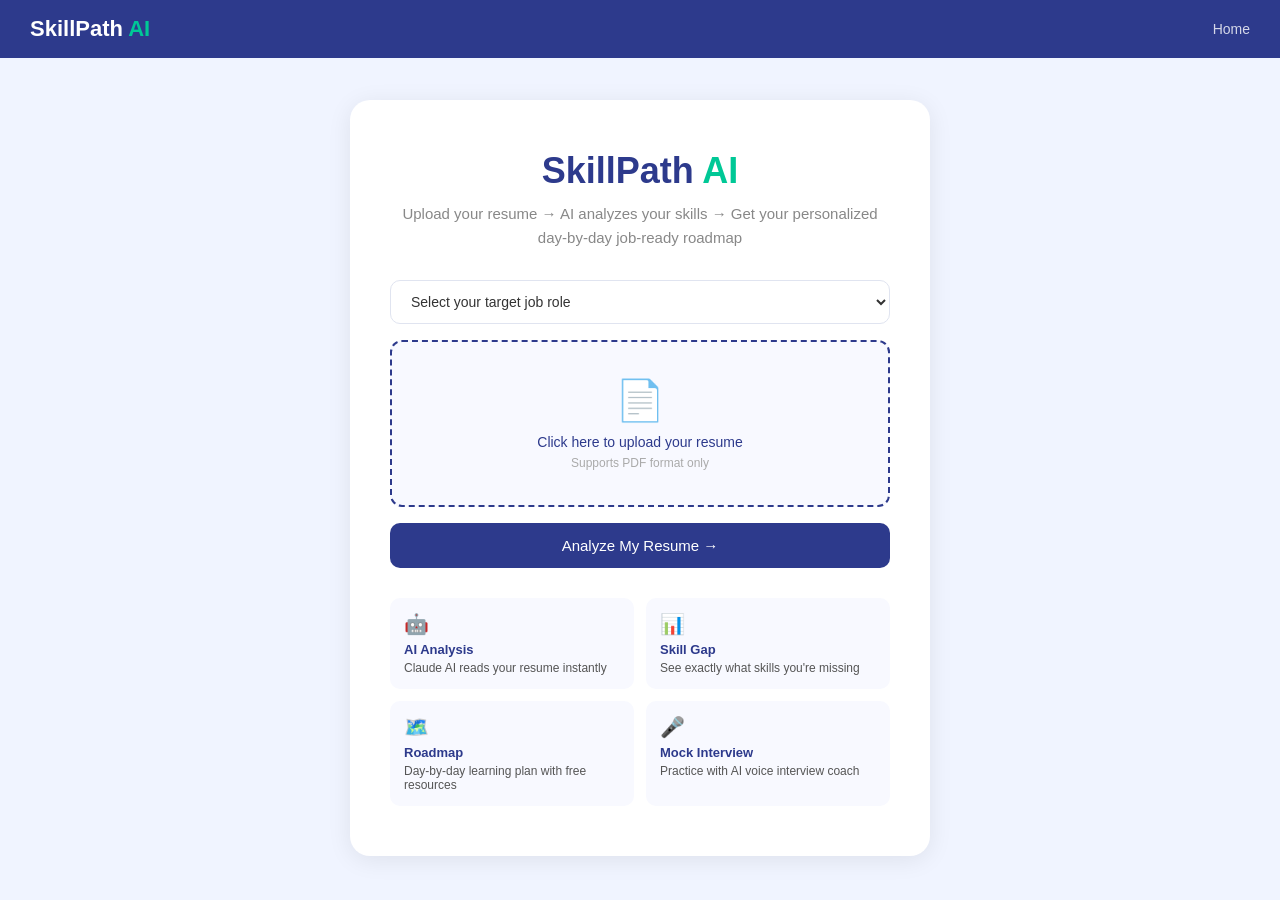
<file: templates/index.html>
<!DOCTYPE html>
<html lang="en">
<head>
  <meta charset="UTF-8"/>
  <meta name="viewport" content="width=device-width, initial-scale=1.0"/>
  <title>SkillPath AI</title>
  <link rel="stylesheet" href="/static/css/style.css"/>
  <style>
    .hero {
      min-height: calc(100vh - 60px);
      display: flex;
      align-items: center;
      justify-content: center;
      padding: 40px 20px;
    }
    .hero-card {
      background: white;
      border-radius: 20px;
      padding: 50px 40px;
      width: 100%;
      max-width: 580px;
      box-shadow: 0 4px 24px rgba(0,0,0,0.08);
      text-align: center;
    }
    .hero-card h1 {
      font-size: 36px;
      color: #2d3a8c;
      margin-bottom: 10px;
    }
    .hero-card h1 span {
      color: #00c896;
    }
    .hero-card .subtitle {
      font-size: 15px;
      color: #888;
      margin-bottom: 30px;
      line-height: 1.6;
    }
    .upload-box {
      border: 2px dashed #2d3a8c;
      border-radius: 12px;
      padding: 35px 20px;
      background: #f8f9ff;
      cursor: pointer;
      margin-bottom: 16px;
      transition: background 0.2s;
    }
    .upload-box:hover {
      background: #eef0ff;
    }
    .upload-icon {
      font-size: 40px;
      margin-bottom: 10px;
    }
    .upload-box p {
      color: #2d3a8c;
      font-size: 14px;
      margin: 0;
    }
    .upload-box .small {
      color: #aaa;
      font-size: 12px;
      margin-top: 6px;
    }
    #fileInput { display: none; }
    .file-name {
      font-size: 13px;
      color: #00c896;
      margin-bottom: 10px;
    }
    .job-select {
      width: 100%;
      padding: 12px 16px;
      border: 1px solid #e0e4f0;
      border-radius: 10px;
      font-size: 14px;
      color: #333;
      margin-bottom: 16px;
      background: white;
    }
    .features {
      display: grid;
      grid-template-columns: 1fr 1fr;
      gap: 12px;
      margin-top: 30px;
    }
    .feature-item {
      background: #f8f9ff;
      border-radius: 10px;
      padding: 14px;
      text-align: left;
    }
    .feature-item .icon {
      font-size: 20px;
      margin-bottom: 6px;
    }
    .feature-item p {
      font-size: 12px;
      color: #555;
      margin: 0;
    }
    .feature-item h4 {
      font-size: 13px;
      color: #2d3a8c;
      margin-bottom: 4px;
    }
  </style>
</head>
<body>

  <!-- NAVBAR -->
  <div class="navbar">
    <a href="/" class="logo">SkillPath <span>AI</span></a>
    <div class="nav-links">
      <a href="/">Home</a>
    </div>
  </div>

  <!-- HERO SECTION -->
  <div class="hero">
    <div class="hero-card">

      <h1>SkillPath <span>AI</span></h1>
      <p class="subtitle">
        Upload your resume → AI analyzes your skills →
        Get your personalized day-by-day job-ready roadmap
      </p>

      <!-- TARGET JOB SELECTION -->
      <select class="job-select" id="targetJob">
  <option value="">Select your target job role</option>

  <!-- ENGINEERING / CS / IT -->
  <optgroup label="💻 Engineering & IT">
    <option value="Software Developer">Software Developer</option>
    <option value="Frontend Developer">Frontend Developer</option>
    <option value="Backend Developer">Backend Developer</option>
    <option value="Full Stack Developer">Full Stack Developer</option>
    <option value="Python Developer">Python Developer</option>
    <option value="Java Developer">Java Developer</option>
    <option value="Web Developer">Web Developer</option>
    <option value="Software Tester">Software Tester</option>
    <option value="Data Analyst">Data Analyst</option>
    <option value="DevOps Engineer">DevOps Engineer</option>
    <option value="Android Developer">Android Developer</option>
    <option value="UI UX Designer">UI UX Designer</option>
  </optgroup>

  <!-- BCA / BSC -->
  <optgroup label="🖥️ BCA / BSc Computer Science">
    <option value="Junior Web Developer">Junior Web Developer</option>
    <option value="Software Trainee">Software Trainee</option>
    <option value="Junior Tester">Junior Tester</option>
    <option value="Technical Support Engineer">Technical Support Engineer</option>
    <option value="System Administrator">System Administrator</option>
    <option value="Database Administrator">Database Administrator</option>
  </optgroup>

  <!-- BCOM / BBA -->
  <optgroup label="📊 BCom / BBA / MBA">
    <option value="Accountant">Accountant</option>
    <option value="Financial Analyst">Financial Analyst</option>
    <option value="Business Analyst">Business Analyst</option>
    <option value="HR Executive">HR Executive</option>
    <option value="Marketing Executive">Marketing Executive</option>
    <option value="Sales Executive">Sales Executive</option>
    <option value="Operations Executive">Operations Executive</option>
    <option value="Banking Executive">Banking Executive</option>
    <option value="Tax Consultant">Tax Consultant</option>
  </optgroup>

  <!-- ARTS / HUMANITIES -->
  <optgroup label="✍️ Arts / Humanities">
    <option value="Content Writer">Content Writer</option>
    <option value="Digital Marketing Executive">Digital Marketing Executive</option>
    <option value="Social Media Manager">Social Media Manager</option>
    <option value="Graphic Designer">Graphic Designer</option>
    <option value="SEO Analyst">SEO Analyst</option>
    <option value="PR Executive">PR Executive</option>
  </optgroup>

  <!-- ECE / EEE -->
  <optgroup label="⚡ ECE / EEE / Mechanical">
    <option value="Embedded Systems Engineer">Embedded Systems Engineer</option>
    <option value="IoT Developer">IoT Developer</option>
    <option value="Hardware Engineer">Hardware Engineer</option>
    <option value="Electrical Engineer">Electrical Engineer</option>
    <option value="Mechanical Engineer">Mechanical Engineer</option>
    <option value="AutoCAD Designer">AutoCAD Designer</option>
  </optgroup>

</select>

      <!-- UPLOAD BOX -->
      <div class="upload-box"
           onclick="document.getElementById('fileInput').click()">
        <div class="upload-icon">📄</div>
        <p>Click here to upload your resume</p>
        <p class="small">Supports PDF format only</p>
        <input type="file"
               id="fileInput"
               accept=".pdf"
               onchange="showFileName(this)"/>
      </div>

      <!-- FILE NAME -->
      <div class="file-name" id="fileName"></div>

      <!-- ANALYZE BUTTON -->
      <button class="btn btn-full" onclick="analyzeResume()">
        Analyze My Resume →
      </button>

      <!-- FEATURES GRID -->
      <div class="features">
        <div class="feature-item">
          <div class="icon">🤖</div>
          <h4>AI Analysis</h4>
          <p>Claude AI reads your resume instantly</p>
        </div>
        <div class="feature-item">
          <div class="icon">📊</div>
          <h4>Skill Gap</h4>
          <p>See exactly what skills you're missing</p>
        </div>
        <div class="feature-item">
          <div class="icon">🗺️</div>
          <h4>Roadmap</h4>
          <p>Day-by-day learning plan with free resources</p>
        </div>
        <div class="feature-item">
          <div class="icon">🎤</div>
          <h4>Mock Interview</h4>
          <p>Practice with AI voice interview coach</p>
        </div>
      </div>

    </div>
  </div>

  <script>
    function showFileName(input) {
      var fileName = input.files[0].name;
      document.getElementById('fileName').textContent
        = '✓ Selected: ' + fileName;
    }

    function analyzeResume() {
      var fileInput = document.getElementById('fileInput');
      var targetJob = document.getElementById('targetJob').value;

      if (fileInput.files.length === 0) {
        alert('Please select your resume first!');
        return;
      }

      if (targetJob === '') {
        alert('Please select your target job role!');
        return;
      }

      var btn = document.querySelector('.btn');
      btn.textContent = 'Analyzing with AI... please wait';
      btn.style.background = '#00c896';
      btn.disabled = true;

      var formData = new FormData();
      formData.append('resume', fileInput.files[0]);
      formData.append('target_job', targetJob);

      fetch('/analyze', {
        method: 'POST',
        body: formData
      })
      .then(function(response) {
        return response.json();
      })
      .then(function(data) {
        // Save analysis data to localStorage
        localStorage.setItem('analysisData', JSON.stringify(data));
        localStorage.setItem('targetJob', targetJob);
        // Go to analysis page
        window.location.href = '/analysis';
      })
      .catch(function(error) {
        alert('Error analyzing resume. Please try again.');
        btn.textContent = 'Analyze My Resume →';
        btn.style.background = '#2d3a8c';
        btn.disabled = false;
      });
    }
  </script>

</body>
</html>
</file>
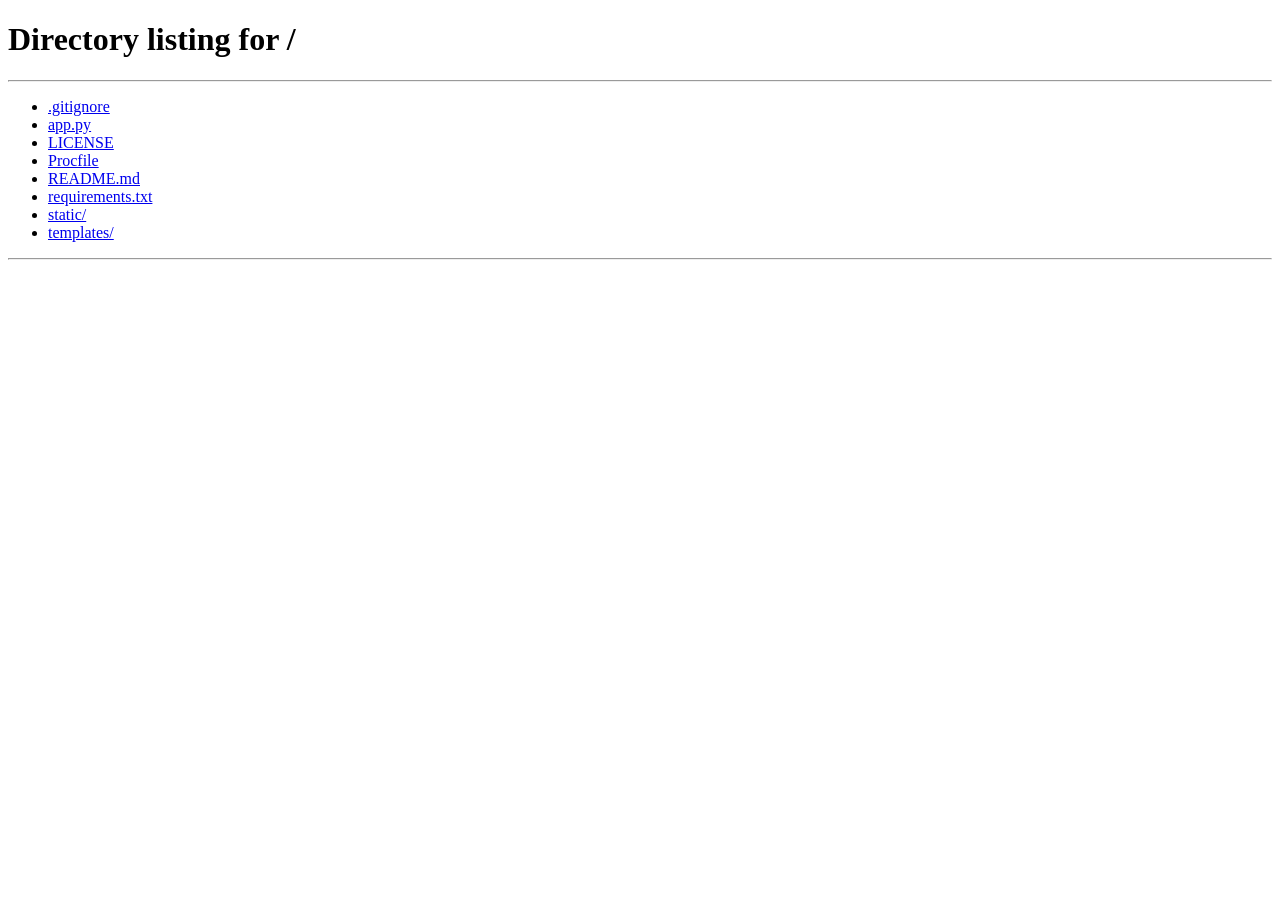
<file: templates/analysis.html>
<!DOCTYPE html>
<html lang="en">
<head>
  <meta charset="UTF-8"/>
  <meta name="viewport" content="width=device-width, initial-scale=1.0"/>
  <title>Analysis — SkillPath AI</title>
  <link rel="stylesheet" href="/static/css/style.css"/>
</head>
<body>

  <!-- NAVBAR -->
  <div class="navbar">
    <a href="/" class="logo">SkillPath <span>AI</span></a>
    <div class="nav-links">
      <a href="/">Home</a>
      <a href="/roadmap-page">Roadmap</a>
      <a href="/interview-page">Interview</a>
    </div>
  </div>

  <!-- LOADING SCREEN -->
  <div id="loadingScreen" class="page">
    <div class="card loading">
      <div class="spinner"></div>
      <p>AI is analyzing your resume...<br/>Please wait</p>
    </div>
  </div>

  <!-- MAIN CONTENT -->
  <div id="mainContent" class="page" style="display:none;">

    <!-- CANDIDATE NAME -->
    <div class="card" style="text-align:center;">
      <h2 style="font-size:24px;" id="candidateName">Loading...</h2>
      <p style="color:#888;font-size:14px;" id="candidateEducation"></p>
      <p style="color:#888;font-size:14px;" id="experienceLevel"></p>
    </div>

    <!-- MATCH PERCENTAGE + STATS -->
    <div class="card">
      <div class="match-circle" id="matchCircle">
        <span class="percentage" id="matchPercent">0%</span>
        <span class="label">Match</span>
      </div>
      <div class="stats-grid">
        <div class="stat-card">
          <div class="number" id="skillsFound">0</div>
          <div class="label">Skills Found</div>
        </div>
        <div class="stat-card">
          <div class="number" id="skillsGap">0</div>
          <div class="label">Skills to Learn</div>
        </div>
      </div>
    </div>

    <!-- SUMMARY -->
    <div class="card">
      <div class="section-title">AI Summary</div>
      <p id="aiSummary" style="color:#555;line-height:1.7;"></p>
    </div>

    <!-- CURRENT SKILLS -->
    <div class="card">
      <div class="section-title">✅ Skills You Have</div>
      <div id="currentSkills"></div>
    </div>

    <!-- MISSING SKILLS -->
    <div class="card">
      <div class="section-title">❌ Skills You Need</div>
      <div id="missingSkills"></div>
    </div>

    <!-- STRENGTHS -->
    <div class="card">
      <div class="section-title">💪 Your Strengths</div>
      <div id="strengthsList"></div>
    </div>

    <!-- ACTION BUTTONS -->
    <div style="display:grid;grid-template-columns:1fr 1fr;gap:16px;margin-bottom:40px;">
      <button class="btn btn-green" onclick="goToRoadmap()">
        Get My Roadmap →
      </button>
      <button class="btn" onclick="goToInterview()">
        Practice Interview 🎤
      </button>
    </div>

  </div>

  <script>
    // Load analysis data from localStorage
    var analysisData = JSON.parse(localStorage.getItem('analysisData'));
    var targetJob = localStorage.getItem('targetJob');

    if (!analysisData) {
      window.location.href = '/';
    }

    // Hide loading, show content
    setTimeout(function() {
      document.getElementById('loadingScreen').style.display = 'none';
      document.getElementById('mainContent').style.display = 'block';
      displayAnalysis(analysisData);
    }, 1500);

    function displayAnalysis(data) {

      // Candidate info
      document.getElementById('candidateName')
        .textContent = data.name || 'Your Analysis';
      document.getElementById('candidateEducation')
        .textContent = data.education || '';
      document.getElementById('experienceLevel')
        .textContent = 'Level: ' + (data.experience_level || 'Fresher');

      // Match percentage
      var match = data.match_percentage || 0;
      document.getElementById('matchPercent')
        .textContent = match + '%';

      // Change color based on match
      var circle = document.getElementById('matchCircle');
      if (match >= 70) {
        circle.style.background = '#00c896';
      } else if (match >= 40) {
        circle.style.background = '#f0a500';
      } else {
        circle.style.background = '#e05555';
      }

      // Stats
      var currentSkills = data.current_skills || [];
      var skillsGap = data.skills_gap || [];

      document.getElementById('skillsFound')
        .textContent = currentSkills.length;
      document.getElementById('skillsGap')
        .textContent = skillsGap.length;

      // Summary
      document.getElementById('aiSummary')
        .textContent = data.summary || '';

      // Current skills tags
      var skillsHtml = '';
      currentSkills.forEach(function(skill) {
        skillsHtml += '<span class="skill-tag found">'
          + skill + '</span>';
      });
      document.getElementById('currentSkills')
        .innerHTML = skillsHtml;

      // Missing skills tags
      var missingHtml = '';
      skillsGap.forEach(function(skill) {
        missingHtml += '<span class="skill-tag missing">'
          + skill + '</span>';
      });
      document.getElementById('missingSkills')
        .innerHTML = missingHtml;

      // Strengths
      var strengthsHtml = '';
      var strengths = data.strengths || [];
      strengths.forEach(function(strength) {
        strengthsHtml += '<span class="skill-tag">'
          + strength + '</span>';
      });
      document.getElementById('strengthsList')
        .innerHTML = strengthsHtml;
    }

    function goToRoadmap() {
      // Save skills gap for roadmap page
      localStorage.setItem('skillsGap',
        JSON.stringify(analysisData.skills_gap));
      window.location.href = '/roadmap-page';
    }

    function goToInterview() {
      window.location.href = '/interview-page';
    }
  </script>

</body>
</html>
</file>
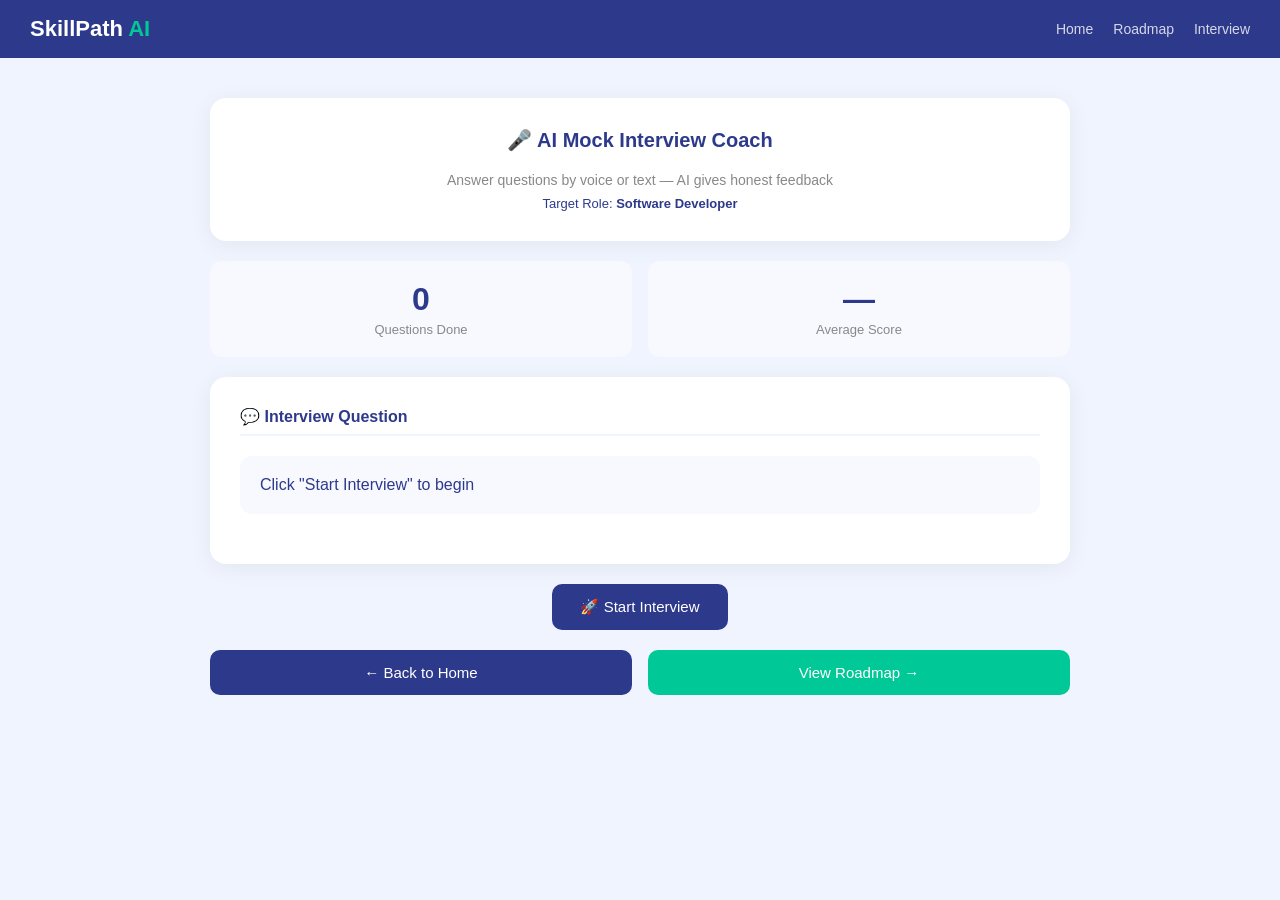
<file: templates/interview.html>
<!DOCTYPE html>
<html lang="en">
<head>
  <meta charset="UTF-8"/>
  <meta name="viewport" content="width=device-width, initial-scale=1.0"/>
  <title>Interview Practice — SkillPath AI</title>
  <link rel="stylesheet" href="/static/css/style.css"/>
  <style>
    .answer-tabs {
      display: flex;
      gap: 8px;
      margin-bottom: 12px;
    }
    .tab-btn {
      padding: 8px 16px;
      border-radius: 8px;
      border: 1px solid #2d3a8c;
      background: white;
      color: #2d3a8c;
      cursor: pointer;
      font-size: 13px;
    }
    .tab-btn.active {
      background: #2d3a8c;
      color: white;
    }
    .code-editor {
      width: 100%;
      min-height: 150px;
      background: #1e1e2e;
      color: #cdd6f4;
      border-radius: 10px;
      padding: 16px;
      font-family: 'Courier New', monospace;
      font-size: 14px;
      border: none;
      resize: vertical;
      line-height: 1.6;
    }
    .code-editor:focus {
      outline: 2px solid #2d3a8c;
    }
    .better-answer-box {
      background: #f8f9ff;
      border-radius: 10px;
      padding: 16px;
      margin-bottom: 16px;
      white-space: pre-wrap;
      font-size: 14px;
      color: #333;
      line-height: 1.7;
      font-style: italic;
    }
    .score-circle {
      width: 80px;
      height: 80px;
      border-radius: 50%;
      display: flex;
      flex-direction: column;
      align-items: center;
      justify-content: center;
      font-size: 24px;
      font-weight: bold;
      color: white;
    }
  </style>
</head>
<body>

  <div class="navbar">
    <a href="/" class="logo">SkillPath <span>AI</span></a>
    <div class="nav-links">
      <a href="/">Home</a>
      <a href="/roadmap-page">Roadmap</a>
      <a href="/interview-page">Interview</a>
    </div>
  </div>

  <div class="page">

    <!-- HEADER -->
    <div class="card" style="text-align:center;">
      <h2>🎤 AI Mock Interview Coach</h2>
      <p style="color:#888;font-size:14px;">
        Answer questions by voice or text — AI gives honest feedback
      </p>
      <p style="color:#2d3a8c;font-size:13px;margin-top:8px;">
        Target Role: <strong id="targetJobTitle"></strong>
      </p>
    </div>

    <!-- STATS -->
    <div class="stats-grid">
      <div class="stat-card">
        <div class="number" id="questionCount">0</div>
        <div class="label">Questions Done</div>
      </div>
      <div class="stat-card">
        <div class="number" id="avgScore">—</div>
        <div class="label">Average Score</div>
      </div>
    </div>

    <!-- QUESTION -->
    <div class="card">
      <div class="section-title">💬 Interview Question</div>
      <div class="question-box" id="questionBox">
        Click "Start Interview" to begin
      </div>
      <div style="text-align:center;margin-top:10px;">
        <span id="questionType" style="background:#e8f0ff;
        color:#2d3a8c;padding:4px 12px;border-radius:20px;
        font-size:12px;display:none;"></span>
      </div>
    </div>

    <!-- ANSWER SECTION -->
    <div class="card" id="answerSection" style="display:none;">
      <div class="section-title">✍️ Your Answer</div>

      <!-- TABS -->
      <div class="answer-tabs">
        <button class="tab-btn active" id="voiceTab"
        onclick="switchTab('voice')">🎤 Voice</button>
        <button class="tab-btn" id="typeTab"
        onclick="switchTab('type')">⌨️ Type</button>
        <button class="tab-btn" id="codeTab"
        onclick="switchTab('code')">💻 Code</button>
      </div>

      <!-- VOICE TAB -->
      <div id="voicePanel">
        <div style="text-align:center;padding:20px;">
          <button class="mic-btn" id="micBtn"
          onclick="toggleRecording()">🎤</button>
          <p id="micStatus" style="color:#888;font-size:14px;
          margin-top:10px;">Press mic and speak your answer</p>
          <p style="color:#aaa;font-size:12px;">
            Tip: Speak for as long as you need — mic stays on
          </p>
        </div>
        <div id="transcriptBox" style="display:none;
        background:#f8f9ff;border-radius:12px;padding:16px;margin-top:8px;">
          <p style="font-size:12px;color:#888;margin-bottom:6px;">
            Your spoken answer:</p>
          <p id="transcriptText" style="font-size:14px;
          color:#333;line-height:1.6;margin:0;"></p>
        </div>
      </div>

      <!-- TYPE TAB -->
      <div id="typePanel" style="display:none;">
        <textarea id="typeAnswer"
        placeholder="Type your answer here in detail..."
        style="width:100%;padding:14px;border:1px solid #e0e4f0;
        border-radius:10px;font-size:14px;min-height:120px;
        font-family:Arial,sans-serif;line-height:1.6;
        resize:vertical;"></textarea>
      </div>

      <!-- CODE TAB -->
      <div id="codePanel" style="display:none;">
        <p style="font-size:13px;color:#888;margin-bottom:8px;">
          Write your code below:
        </p>
        <textarea class="code-editor" id="codeAnswer"
        placeholder="# Write your code here
def solution():
    pass"></textarea>
        <p style="font-size:12px;color:#aaa;margin-top:6px;">
          Also explain your logic below:
        </p>
        <textarea id="codeExplanation"
        placeholder="Explain your code logic here..."
        style="width:100%;padding:14px;border:1px solid #e0e4f0;
        border-radius:10px;font-size:14px;min-height:80px;
        font-family:Arial,sans-serif;margin-top:8px;
        resize:vertical;"></textarea>
      </div>

      <!-- SUBMIT BUTTON -->
      <div style="text-align:center;margin-top:16px;">
        <button class="btn btn-green" id="submitBtn"
        onclick="submitAnswer()">
          Get AI Feedback →
        </button>
      </div>
    </div>

    <!-- START / NEXT BUTTONS -->
    <div style="text-align:center;margin-bottom:20px;">
      <button class="btn" id="startBtn" onclick="startInterview()">
        🚀 Start Interview
      </button>
      <button class="btn" id="nextBtn"
      onclick="nextQuestion()" style="display:none;
      background:#6c5ce7;">
        Next Question →
      </button>
    </div>

    <!-- FEEDBACK -->
    <div class="card" id="feedbackBox" style="display:none;
    border-left:4px solid #00c896;">

      <div style="display:flex;justify-content:space-between;
      align-items:center;margin-bottom:20px;flex-wrap:wrap;gap:12px;">
        <h4 style="margin:0;color:#2d3a8c;font-size:18px;">
          AI Feedback
        </h4>
        <div class="score-circle" id="scoreCircle">
          <span id="scoreValue">0</span>
          <span style="font-size:11px;font-weight:400;">/10</span>
        </div>
      </div>

      <!-- SCORE BAR -->
      <div style="margin-bottom:16px;">
        <div class="progress-bar">
          <div class="progress-fill" id="scoreBar"
          style="width:0%;"></div>
        </div>
        <p id="scoreMessage" style="font-size:13px;
        color:#888;margin-top:6px;text-align:center;"></p>
      </div>

      <!-- GOOD -->
      <div style="background:#f0fff8;border-radius:10px;
      padding:16px;margin-bottom:14px;">
        <p style="font-size:13px;font-weight:500;color:#00875a;
        margin-bottom:10px;">✅ What was good:</p>
        <div id="goodPoints"></div>
      </div>

      <!-- IMPROVE -->
      <div style="background:#fff5f5;border-radius:10px;
      padding:16px;margin-bottom:14px;">
        <p style="font-size:13px;font-weight:500;color:#e05555;
        margin-bottom:10px;">⚠️ What to improve:</p>
        <div id="improvePoints"></div>
      </div>

      <!-- BETTER ANSWER -->
      <div style="margin-bottom:14px;">
        <p style="font-size:13px;font-weight:500;color:#2d3a8c;
        margin-bottom:10px;">💡 Better answer example:</p>
        <div class="better-answer-box" id="betterAnswer"></div>
      </div>

      <!-- TIP -->
      <div id="tipBox" style="background:#fff8e0;
      border-radius:10px;padding:14px;display:none;">
        <p style="font-size:13px;color:#b07d00;margin:0;">
          🌟 Tip: <span id="tipText"></span>
        </p>
      </div>

    </div>

    <!-- BOTTOM BUTTONS -->
    <div style="display:grid;grid-template-columns:1fr 1fr;
    gap:16px;margin-bottom:40px;">
      <a href="/" class="btn" style="text-align:center;">
        ← Back to Home
      </a>
      <a href="/roadmap-page" class="btn btn-green"
      style="text-align:center;">
        View Roadmap →
      </a>
    </div>

  </div>

  <script>
    var targetJob = localStorage.getItem('targetJob')
      || 'Software Developer';
    var currentQuestion = '';
    var questionCount = 0;
    var totalScore = 0;
    var isRecording = false;
    var recognition = null;
    var userAnswer = '';
    var currentTab = 'voice';
    var askedQuestions = [];

    document.getElementById('targetJobTitle').textContent = targetJob;

    // Setup Speech Recognition
    function setupSpeech() {
      if ('webkitSpeechRecognition' in window ||
          'SpeechRecognition' in window) {
        var SR = window.SpeechRecognition
          || window.webkitSpeechRecognition;
        recognition = new SR();
        recognition.continuous = true;
        recognition.interimResults = true;
        recognition.lang = 'en-IN';

        recognition.onresult = function(event) {
          var transcript = '';
          for (var i = 0; i < event.results.length; i++) {
            transcript += event.results[i][0].transcript;
          }
          userAnswer = transcript;
          document.getElementById('transcriptText')
            .textContent = transcript;
          document.getElementById('transcriptBox')
            .style.display = 'block';
        };

        recognition.onerror = function(event) {
          if (event.error !== 'no-speech') {
            document.getElementById('micStatus').textContent
              = 'Error: ' + event.error + '. Try typing instead.';
            stopRecording();
          }
        };

        recognition.onend = function() {
          if (isRecording) {
            try { recognition.start(); } catch(e) {}
          }
        };
      }
    }

    function switchTab(tab) {
      currentTab = tab;
      document.getElementById('voicePanel').style.display
        = tab === 'voice' ? 'block' : 'none';
      document.getElementById('typePanel').style.display
        = tab === 'type' ? 'block' : 'none';
      document.getElementById('codePanel').style.display
        = tab === 'code' ? 'block' : 'none';

      document.getElementById('voiceTab').className
        = 'tab-btn' + (tab === 'voice' ? ' active' : '');
      document.getElementById('typeTab').className
        = 'tab-btn' + (tab === 'type' ? ' active' : '');
      document.getElementById('codeTab').className
        = 'tab-btn' + (tab === 'code' ? ' active' : '');
    }

    function startInterview() {
      document.getElementById('startBtn').style.display = 'none';
      fetchNextQuestion();
    }

    function fetchNextQuestion() {
      document.getElementById('questionBox').textContent
        = '⏳ Loading question...';
      document.getElementById('feedbackBox').style.display = 'none';
      document.getElementById('answerSection').style.display = 'none';
      document.getElementById('nextBtn').style.display = 'none';
      document.getElementById('questionType').style.display = 'none';
      document.getElementById('transcriptBox').style.display = 'none';
      document.getElementById('typeAnswer') &&
        (document.getElementById('typeAnswer').value = '');
      document.getElementById('codeAnswer') &&
        (document.getElementById('codeAnswer').value = '');
      document.getElementById('codeExplanation') &&
        (document.getElementById('codeExplanation').value = '');
      userAnswer = '';
      if (isRecording) stopRecording();

      fetch('/next-question', {
        method: 'POST',
        headers: {'Content-Type': 'application/json'},
        body: JSON.stringify({
          target_job: targetJob,
          asked_questions: askedQuestions
        })
      })
      .then(function(r) { return r.json(); })
      .then(function(data) {
        currentQuestion = data.question;
        askedQuestions.push(currentQuestion);

        document.getElementById('questionBox')
          .textContent = currentQuestion;
        document.getElementById('questionType').textContent
          = data.type || 'HR';
        document.getElementById('questionType')
          .style.display = 'inline-block';
        document.getElementById('answerSection')
          .style.display = 'block';

        speakText(currentQuestion);
      })
      .catch(function() {
        currentQuestion = 'Tell me about yourself.';
        document.getElementById('questionBox')
          .textContent = currentQuestion;
        document.getElementById('answerSection')
          .style.display = 'block';
        speakText(currentQuestion);
      });
    }

    function toggleRecording() {
      if (isRecording) {
        stopRecording();
      } else {
        startRecording();
      }
    }

    function startRecording() {
      if (!recognition) {
        alert('Voice not supported. Please use Chrome or switch to Type tab.');
        return;
      }
      isRecording = true;
      userAnswer = '';
      try { recognition.start(); } catch(e) {}
      document.getElementById('micBtn').classList.add('recording');
      document.getElementById('micStatus').textContent
        = '🔴 Recording... speak your full answer then click mic to stop';
    }

    function stopRecording() {
      isRecording = false;
      try { recognition.stop(); } catch(e) {}
      document.getElementById('micBtn').classList.remove('recording');
      document.getElementById('micStatus').textContent
        = 'Press mic to speak your answer';
    }

    function getAnswer() {
      if (currentTab === 'voice') {
        return userAnswer;
      } else if (currentTab === 'type') {
        return document.getElementById('typeAnswer').value;
      } else if (currentTab === 'code') {
        var code = document.getElementById('codeAnswer').value;
        var explanation = document.getElementById('codeExplanation').value;
        return 'Code: ' + code + '\nExplanation: ' + explanation;
      }
      return '';
    }

    function submitAnswer() {
      var answer = getAnswer();

      if (!answer || answer.trim() === '' ||
          answer === 'Code: \nExplanation: ') {
        alert('Please give your answer first!');
        return;
      }

      if (isRecording) stopRecording();

      var btn = document.getElementById('submitBtn');
      btn.textContent = '⏳ Getting feedback...';
      btn.disabled = true;

      fetch('/interview', {
        method: 'POST',
        headers: {'Content-Type': 'application/json'},
        body: JSON.stringify({
          question: currentQuestion,
          answer: answer
        })
      })
      .then(function(r) { return r.json(); })
      .then(function(data) {
        displayFeedback(data);
        questionCount++;
        totalScore += (data.score || 0);
        document.getElementById('questionCount')
          .textContent = questionCount;
        var avg = Math.round(totalScore / questionCount);
        document.getElementById('avgScore').textContent = avg;
        btn.textContent = 'Get AI Feedback →';
        btn.disabled = false;
        document.getElementById('nextBtn').style.display
          = 'inline-block';
      })
      .catch(function() {
        alert('Error. Please try again.');
        btn.textContent = 'Get AI Feedback →';
        btn.disabled = false;
      });
    }

    function displayFeedback(data) {
      document.getElementById('feedbackBox').style.display = 'block';

      var score = data.score || 0;
      document.getElementById('scoreValue').textContent = score;

      var circle = document.getElementById('scoreCircle');
      var bar = document.getElementById('scoreBar');
      bar.style.width = (score * 10) + '%';

      if (score >= 8) {
        circle.style.background = '#00c896';
        bar.style.background = '#00c896';
        document.getElementById('scoreMessage').textContent
          = '🌟 Excellent answer!';
      } else if (score >= 6) {
        circle.style.background = '#f0a500';
        bar.style.background = '#f0a500';
        document.getElementById('scoreMessage').textContent
          = '👍 Good — keep improving!';
      } else if (score >= 4) {
        circle.style.background = '#e05555';
        bar.style.background = '#e05555';
        document.getElementById('scoreMessage').textContent
          = '📚 Needs improvement — study the better answer below';
      } else {
        circle.style.background = '#c0392b';
        bar.style.background = '#c0392b';
        document.getElementById('scoreMessage').textContent
          = '❌ Very poor — please review and try again';
      }

      var goodHtml = '';
      (data.good_points || []).forEach(function(p) {
        goodHtml += '<p style="font-size:13px;color:#333;' +
          'margin-bottom:8px;">• ' + p + '</p>';
      });
      document.getElementById('goodPoints').innerHTML = goodHtml;

      var improveHtml = '';
      (data.improve_points || []).forEach(function(p) {
        improveHtml += '<p style="font-size:13px;color:#333;' +
          'margin-bottom:8px;">• ' + p + '</p>';
      });
      document.getElementById('improvePoints').innerHTML = improveHtml;

      document.getElementById('betterAnswer').textContent
        = data.better_answer || '';

      if (data.tip) {
        document.getElementById('tipText').textContent = data.tip;
        document.getElementById('tipBox').style.display = 'block';
      }

      document.getElementById('feedbackBox')
        .scrollIntoView({behavior: 'smooth'});

      speakText('You scored ' + score + ' out of 10.');
    }

    function nextQuestion() {
      fetchNextQuestion();
    }

    function speakText(text) {
      if ('speechSynthesis' in window) {
        window.speechSynthesis.cancel();
        var utterance = new SpeechSynthesisUtterance(text);
        utterance.lang = 'en-IN';
        utterance.rate = 0.9;
        window.speechSynthesis.speak(utterance);
      }
    }

    setupSpeech();
  </script>

</body>
</html>
</file>
<file: static/css/style.css>
* {
  margin: 0;
  padding: 0;
  box-sizing: border-box;
}

body {
  font-family: Arial, sans-serif;
  background-color: #f0f4ff;
  min-height: 100vh;
}

/* NAVBAR */
.navbar {
  background-color: #2d3a8c;
  padding: 16px 30px;
  display: flex;
  justify-content: space-between;
  align-items: center;
  position: sticky;
  top: 0;
  z-index: 100;
}

.navbar .logo {
  color: white;
  font-size: 22px;
  font-weight: bold;
  text-decoration: none;
}

.navbar .logo span {
  color: #00c896;
}

.navbar .nav-links {
  display: flex;
  gap: 20px;
}

.navbar .nav-links a {
  color: rgba(255,255,255,0.8);
  text-decoration: none;
  font-size: 14px;
}

.navbar .nav-links a:hover {
  color: white;
}

/* PAGE WRAPPER */
.page {
  max-width: 900px;
  margin: 0 auto;
  padding: 40px 20px;
}

/* CARDS */
.card {
  background: white;
  border-radius: 16px;
  padding: 30px;
  margin-bottom: 20px;
  box-shadow: 0 4px 24px rgba(0,0,0,0.06);
}

.card h2 {
  font-size: 20px;
  color: #2d3a8c;
  margin-bottom: 20px;
}

/* BUTTONS */
.btn {
  background: #2d3a8c;
  color: white;
  border: none;
  padding: 14px 28px;
  font-size: 15px;
  border-radius: 10px;
  cursor: pointer;
  text-decoration: none;
  display: inline-block;
}

.btn:hover {
  background: #1e2a6e;
}

.btn-green {
  background: #00c896;
}

.btn-green:hover {
  background: #00a87e;
}

.btn-full {
  width: 100%;
  text-align: center;
}

/* SKILL TAGS */
.skill-tag {
  display: inline-block;
  background: #e8f0ff;
  color: #2d3a8c;
  padding: 6px 14px;
  border-radius: 20px;
  font-size: 13px;
  margin: 4px;
}

.skill-tag.missing {
  background: #fff0f0;
  color: #e05555;
}

.skill-tag.found {
  background: #e8fff6;
  color: #00875a;
}

/* PROGRESS BAR */
.progress-bar {
  background: #f0f4ff;
  border-radius: 20px;
  height: 10px;
  margin: 10px 0;
  overflow: hidden;
}

.progress-fill {
  height: 10px;
  border-radius: 20px;
  background: #2d3a8c;
  transition: width 1s ease;
}

/* MATCH PERCENTAGE */
.match-circle {
  width: 100px;
  height: 100px;
  border-radius: 50%;
  background: #2d3a8c;
  color: white;
  display: flex;
  flex-direction: column;
  align-items: center;
  justify-content: center;
  margin: 0 auto 20px;
}

.match-circle .percentage {
  font-size: 28px;
  font-weight: bold;
}

.match-circle .label {
  font-size: 11px;
  opacity: 0.8;
}

/* ROADMAP ITEMS */
.roadmap-item {
  display: flex;
  gap: 16px;
  margin-bottom: 20px;
  align-items: flex-start;
}

.day-badge {
  background: #2d3a8c;
  color: white;
  padding: 8px 12px;
  border-radius: 8px;
  font-size: 12px;
  min-width: 70px;
  text-align: center;
  flex-shrink: 0;
}

.roadmap-content h4 {
  font-size: 15px;
  color: #333;
  margin-bottom: 4px;
}

.roadmap-content p {
  font-size: 13px;
  color: #888;
}

.roadmap-content a {
  color: #00c896;
  font-size: 13px;
}

/* JOB CARDS */
.job-card {
  border: 1px solid #e0e4f0;
  border-radius: 12px;
  padding: 16px;
  margin-bottom: 12px;
  display: flex;
  justify-content: space-between;
  align-items: center;
}

.job-card:hover {
  border-color: #2d3a8c;
}

.job-info h4 {
  font-size: 15px;
  color: #2d3a8c;
  margin-bottom: 4px;
}

.job-info p {
  font-size: 12px;
  color: #888;
}

.match-badge {
  background: #e8fff6;
  color: #00875a;
  padding: 4px 12px;
  border-radius: 20px;
  font-size: 12px;
  border: 1px solid #00c896;
}

/* VOICE INTERVIEW */
.interview-box {
  text-align: center;
  padding: 40px 20px;
}

.mic-btn {
  width: 80px;
  height: 80px;
  border-radius: 50%;
  background: #2d3a8c;
  border: none;
  cursor: pointer;
  font-size: 30px;
  margin: 20px auto;
  display: block;
  transition: transform 0.2s;
}

.mic-btn:hover {
  transform: scale(1.1);
}

.mic-btn.recording {
  background: #e05555;
  animation: pulse 1s infinite;
}

@keyframes pulse {
  0% { transform: scale(1); }
  50% { transform: scale(1.1); }
  100% { transform: scale(1); }
}

.question-box {
  background: #f8f9ff;
  border-radius: 12px;
  padding: 20px;
  margin: 20px 0;
  font-size: 16px;
  color: #2d3a8c;
  font-weight: 500;
}

.feedback-box {
  background: #f0fff8;
  border-radius: 12px;
  padding: 20px;
  margin: 20px 0;
  text-align: left;
}

.feedback-box h4 {
  color: #00875a;
  margin-bottom: 10px;
}

.score-badge {
  background: #2d3a8c;
  color: white;
  padding: 6px 16px;
  border-radius: 20px;
  font-size: 14px;
  display: inline-block;
  margin-bottom: 10px;
}

/* STAT CARDS */
.stats-grid {
  display: grid;
  grid-template-columns: 1fr 1fr;
  gap: 16px;
  margin-bottom: 20px;
}

.stat-card {
  background: #f8f9ff;
  border-radius: 12px;
  padding: 20px;
  text-align: center;
}

.stat-card .number {
  font-size: 32px;
  font-weight: bold;
  color: #2d3a8c;
}

.stat-card .label {
  font-size: 13px;
  color: #888;
  margin-top: 4px;
}

/* SECTION TITLE */
.section-title {
  font-size: 16px;
  font-weight: bold;
  color: #2d3a8c;
  margin-bottom: 14px;
  padding-bottom: 8px;
  border-bottom: 2px solid #f0f4ff;
}

/* LOADING */
.loading {
  text-align: center;
  padding: 60px 20px;
}

.loading p {
  color: #888;
  margin-top: 16px;
  font-size: 15px;
}

.spinner {
  width: 40px;
  height: 40px;
  border: 4px solid #f0f4ff;
  border-top: 4px solid #2d3a8c;
  border-radius: 50%;
  animation: spin 1s linear infinite;
  margin: 0 auto;
}

@keyframes spin {
  to { transform: rotate(360deg); }
}

/* MOBILE RESPONSIVE */
@media (max-width: 600px) {
  .stats-grid {
    grid-template-columns: 1fr;
  }

  .card {
    padding: 20px;
  }

  .navbar {
    padding: 12px 16px;
  }
}
</file>
